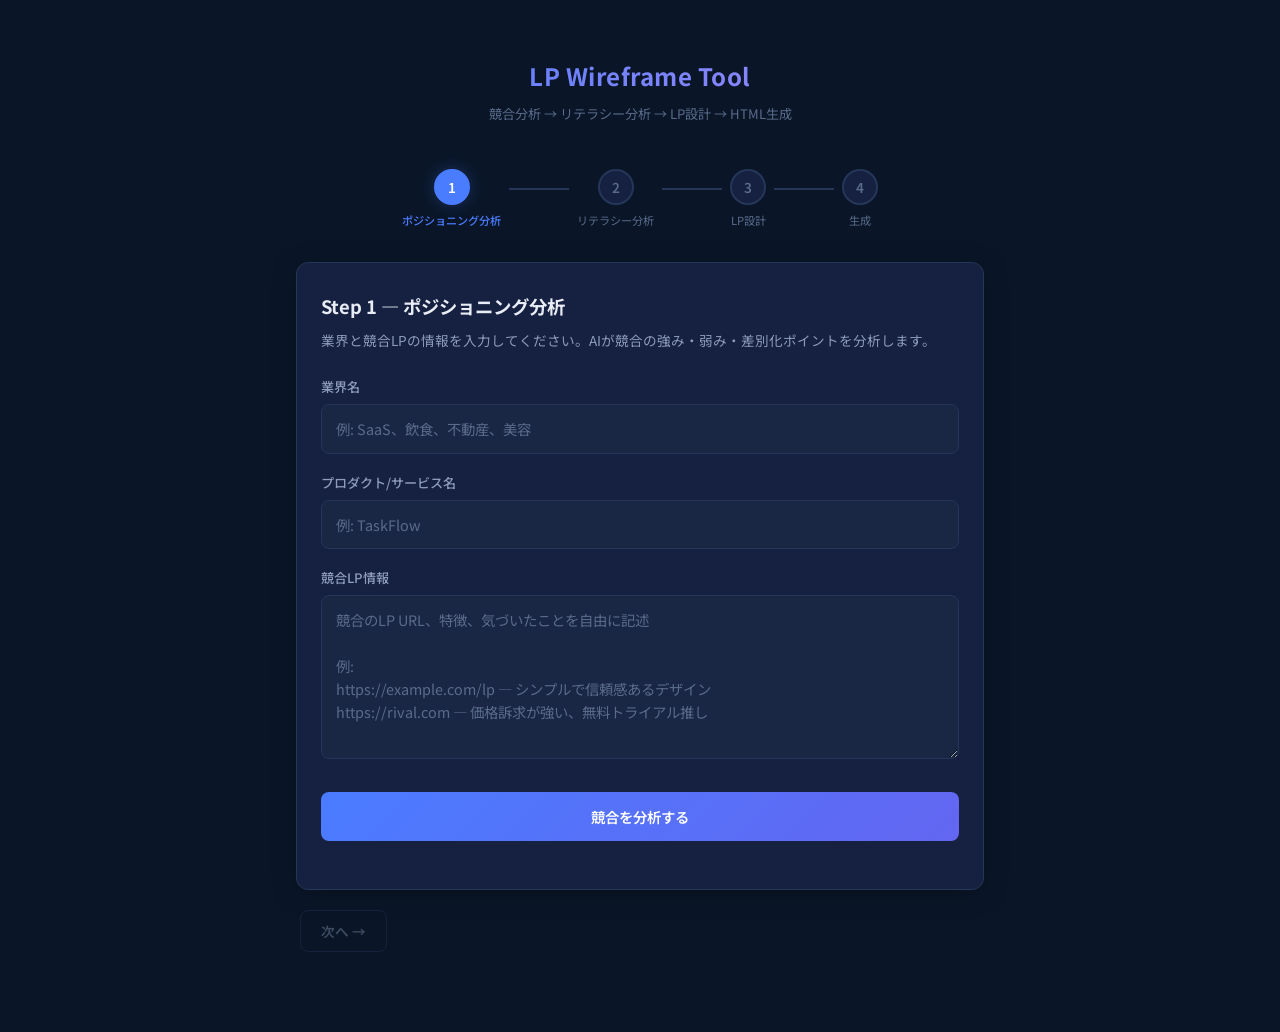
<file: index.html>
<!DOCTYPE html>
<html lang="ja">

<head>
    <meta charset="UTF-8" />
    <meta name="viewport" content="width=device-width, initial-scale=1.0" />
    <title>LP Wireframe Tool</title>
    <link rel="stylesheet" href="styles.css" />
    <link
        href="https://fonts.googleapis.com/css2?family=Inter:wght@400;500;600;700&family=Noto+Sans+JP:wght@400;500;700&display=swap"
        rel="stylesheet" />
</head>

<body>
    <div class="app">
        <!-- Header -->
        <header class="header">
            <h1 class="header__title">LP Wireframe Tool</h1>
            <p class="header__sub">競合分析 → リテラシー分析 → LP設計 → HTML生成</p>
        </header>

        <!-- Progress Steps -->
        <nav class="progress">
            <div class="progress__step active" data-step="1">
                <span class="progress__number">1</span>
                <span class="progress__label">ポジショニング分析</span>
            </div>
            <div class="progress__line"></div>
            <div class="progress__step" data-step="2">
                <span class="progress__number">2</span>
                <span class="progress__label">リテラシー分析</span>
            </div>
            <div class="progress__line"></div>
            <div class="progress__step" data-step="3">
                <span class="progress__number">3</span>
                <span class="progress__label">LP設計</span>
            </div>
            <div class="progress__line"></div>
            <div class="progress__step" data-step="4">
                <span class="progress__number">4</span>
                <span class="progress__label">生成</span>
            </div>
        </nav>

        <!-- Step 1: 競合調査 -->
        <section class="step-panel active" id="step-1">
            <div class="card">
                <h2 class="card__title">Step 1 — ポジショニング分析</h2>
                <p class="card__desc">業界と競合LPの情報を入力してください。AIが競合の強み・弱み・差別化ポイントを分析します。</p>

                <div class="form-group">
                    <label for="industry">業界名</label>
                    <input type="text" id="industry" placeholder="例: SaaS、飲食、不動産、美容" />
                </div>
                <div class="form-group">
                    <label for="serviceName">プロダクト/サービス名</label>
                    <input type="text" id="serviceName" placeholder="例: TaskFlow" />
                </div>
                <div class="form-group">
                    <label for="competitors">競合LP情報</label>
                    <textarea id="competitors" rows="6"
                        placeholder="競合のLP URL、特徴、気づいたことを自由に記述&#10;&#10;例:&#10;https://example.com/lp — シンプルで信頼感あるデザイン&#10;https://rival.com — 価格訴求が強い、無料トライアル推し"></textarea>
                </div>

                <button class="btn btn--primary" id="btn-research">
                    <span class="btn__text">競合を分析する</span>
                    <span class="btn__loading">分析中...</span>
                </button>

                <div class="result-box" id="result-research"></div>
            </div>
        </section>

        <!-- Step 2: リテラシー分析 -->
        <section class="step-panel" id="step-2">
            <div class="card">
                <h2 class="card__title">Step 2 — 業界リテラシー分析</h2>
                <p class="card__desc">ターゲット層の情報を入力してください。ITリテラシー・購買心理・意思決定パターンを分析します。</p>

                <div class="form-group">
                    <label for="targetAudience">ターゲット層</label>
                    <textarea id="targetAudience" rows="3" placeholder="例: 中小企業の経営者・管理職、30〜50代、ITに詳しくない"></textarea>
                </div>
                <div class="form-group">
                    <label for="serviceType">サービスの種類</label>
                    <input type="text" id="serviceType" placeholder="例: SaaS、コンサルティング、ECサイト" />
                </div>

                <button class="btn btn--primary" id="btn-literacy">
                    <span class="btn__text">リテラシーを分析する</span>
                    <span class="btn__loading">分析中...</span>
                </button>

                <div class="result-box" id="result-literacy"></div>
            </div>
        </section>

        <!-- Step 3: LP設計 -->
        <section class="step-panel" id="step-3">
            <div class="card">
                <h2 class="card__title">Step 3 — LP差分分析＆構造設計</h2>
                <p class="card__desc">クライアントの既存LPと競合を比較し、改善ポイントを分析。その上で最適なLP構造を設計します。</p>

                <div class="form-group">
                    <label for="existingLpInfo">クライアントの既存LP情報</label>
                    <textarea id="existingLpInfo" rows="6"
                        placeholder="既存LPのURL、現在のセクション構成、キャッチコピー等を記述&#10;&#10;例:&#10;URL: https://conne.jp&#10;ファーストビュー: 建設業界サポート20年 導入者数10万件&#10;CTA: 無料で試してみる / 資料請求&#10;セクション: 機能一覧、導入事例、料金、FAQ"></textarea>
                </div>
                <div class="form-group">
                    <label for="serviceDescription">サービスの説明</label>
                    <textarea id="serviceDescription" rows="4" placeholder="サービスの特徴、強み、解決する課題を記述"></textarea>
                </div>
                <div class="form-group">
                    <label for="targetAction">期待するユーザーアクション</label>
                    <input type="text" id="targetAction" placeholder="例: 無料トライアル登録、資料請求、問い合わせ" />
                </div>

                <button class="btn btn--primary" id="btn-structure">
                    <span class="btn__text">差分分析＆LP案を生成する</span>
                    <span class="btn__loading">分析・生成中...</span>
                </button>

                <div class="result-box" id="result-structure"></div>
            </div>
        </section>

        <!-- Step 4: 生成 -->
        <section class="step-panel" id="step-4">
            <div class="card">
                <h2 class="card__title">Step 4 — ワイヤーフレーム＆HTMLモック生成</h2>
                <p class="card__desc">LP設計をもとにワイヤーフレームと完成版HTMLモックを生成します。</p>

                <button class="btn btn--primary" id="btn-generate">
                    <span class="btn__text">ワイヤーフレーム＆モックを生成する</span>
                    <span class="btn__loading">生成中（1〜2分）...</span>
                </button>

                <div class="output-preview" id="output-preview" style="display:none;">
                    <h3>生成結果</h3>
                    <div class="preview-tabs">
                        <button class="preview-tab active" data-target="wireframe">ワイヤーフレーム</button>
                        <button class="preview-tab" data-target="mock">HTMLモック</button>
                    </div>
                    <div class="preview-frame-wrap">
                        <iframe id="preview-iframe" class="preview-frame"></iframe>
                    </div>
                    <div class="preview-actions">
                        <a id="link-wireframe" class="btn btn--outline" href="#" target="_blank">ワイヤーフレームを開く</a>
                        <a id="link-mock" class="btn btn--outline" href="#" target="_blank">HTMLモックを開く</a>
                    </div>
                </div>
            </div>
        </section>

        <!-- Navigation -->
        <div class="step-nav">
            <button class="btn btn--ghost" id="btn-prev" style="display:none;">← 前へ</button>
            <button class="btn btn--ghost" id="btn-next" style="display:none;">次へ →</button>
        </div>
    </div>

    <script src="script.js?v=2"></script>
</body>

</html>
</file>
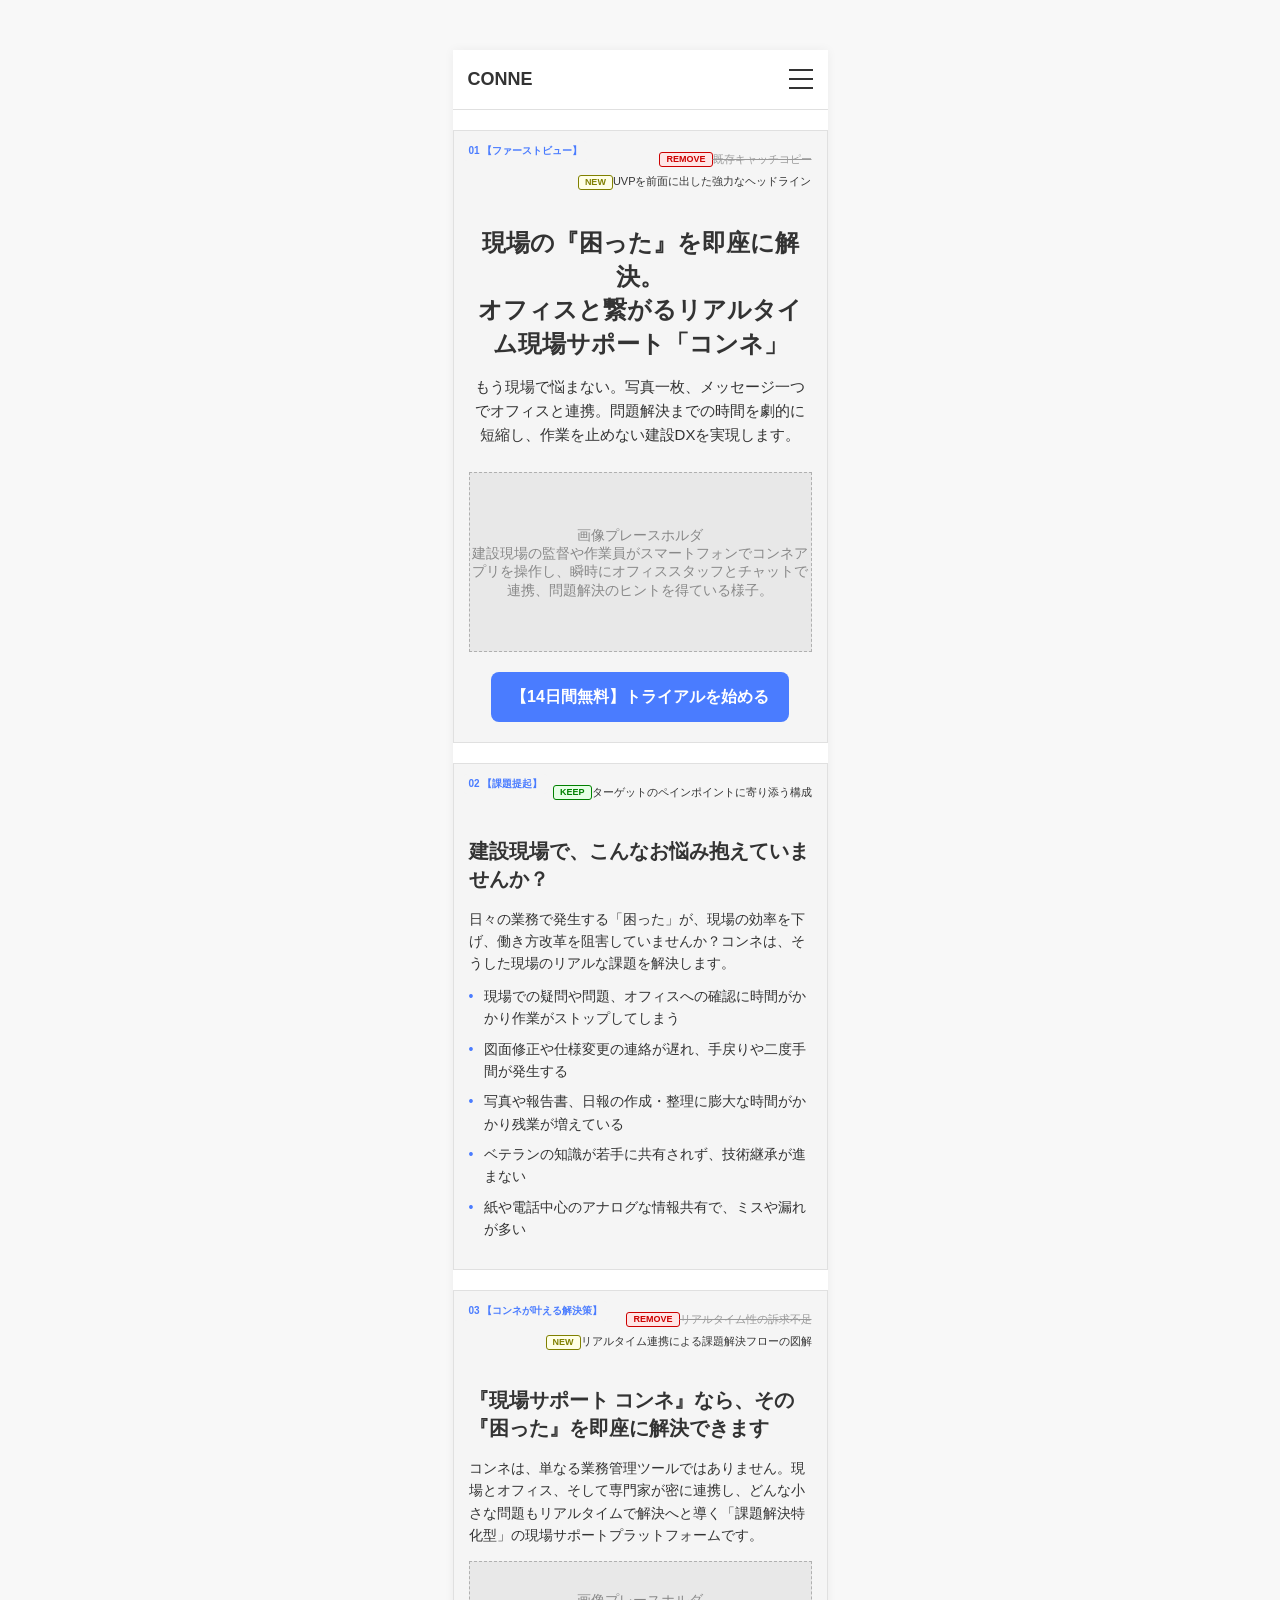
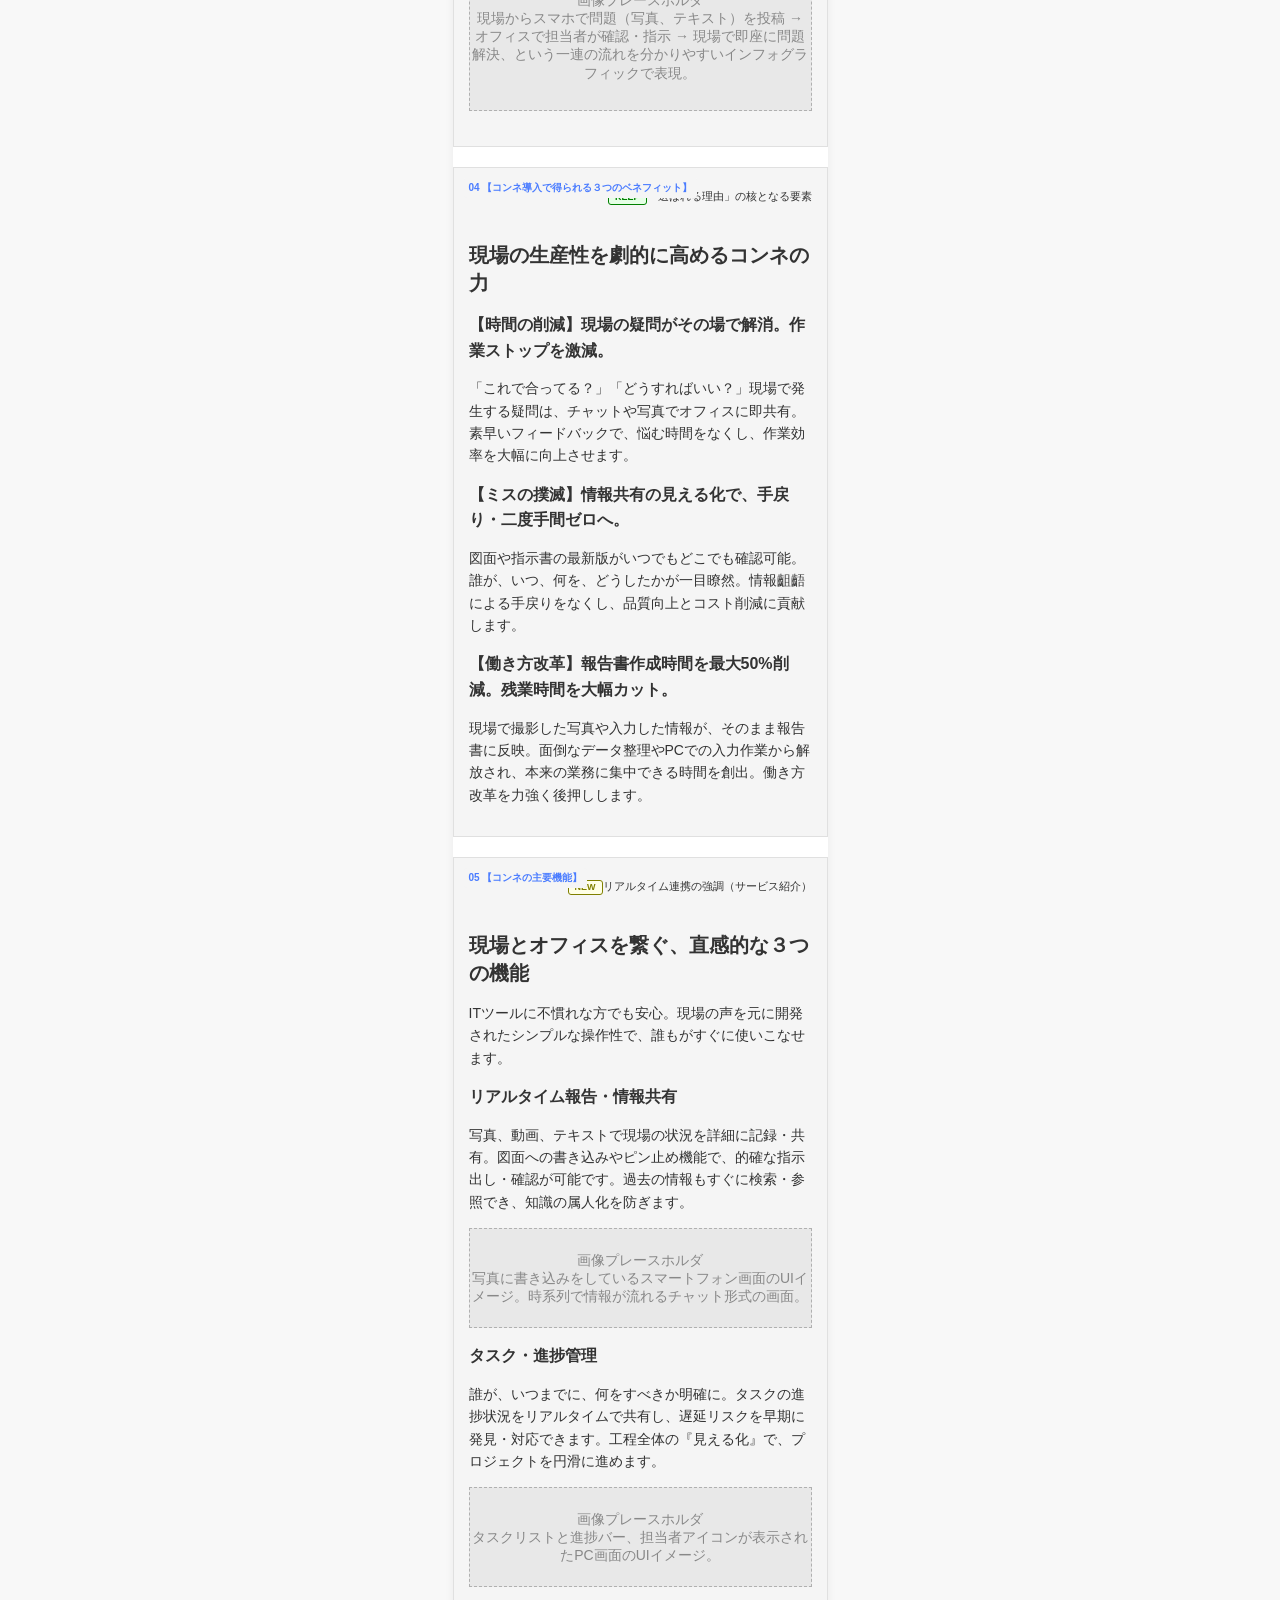
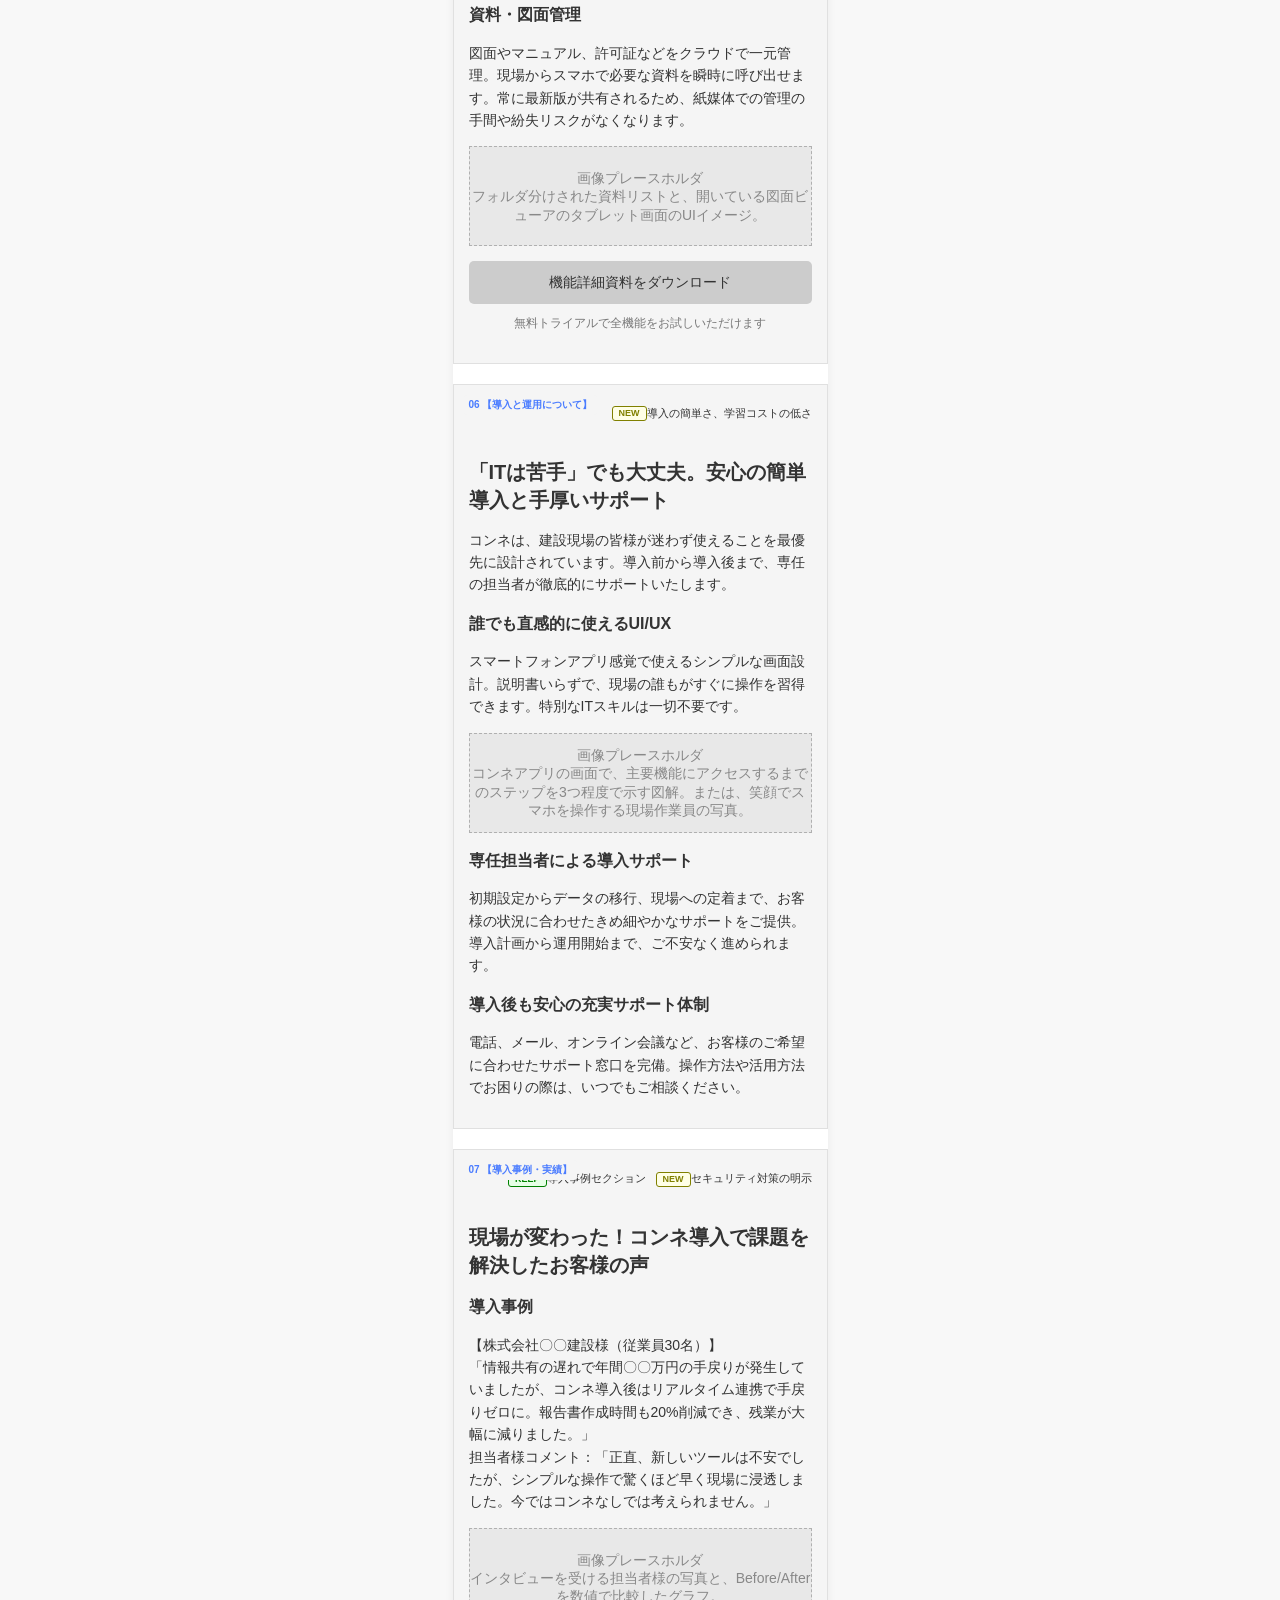
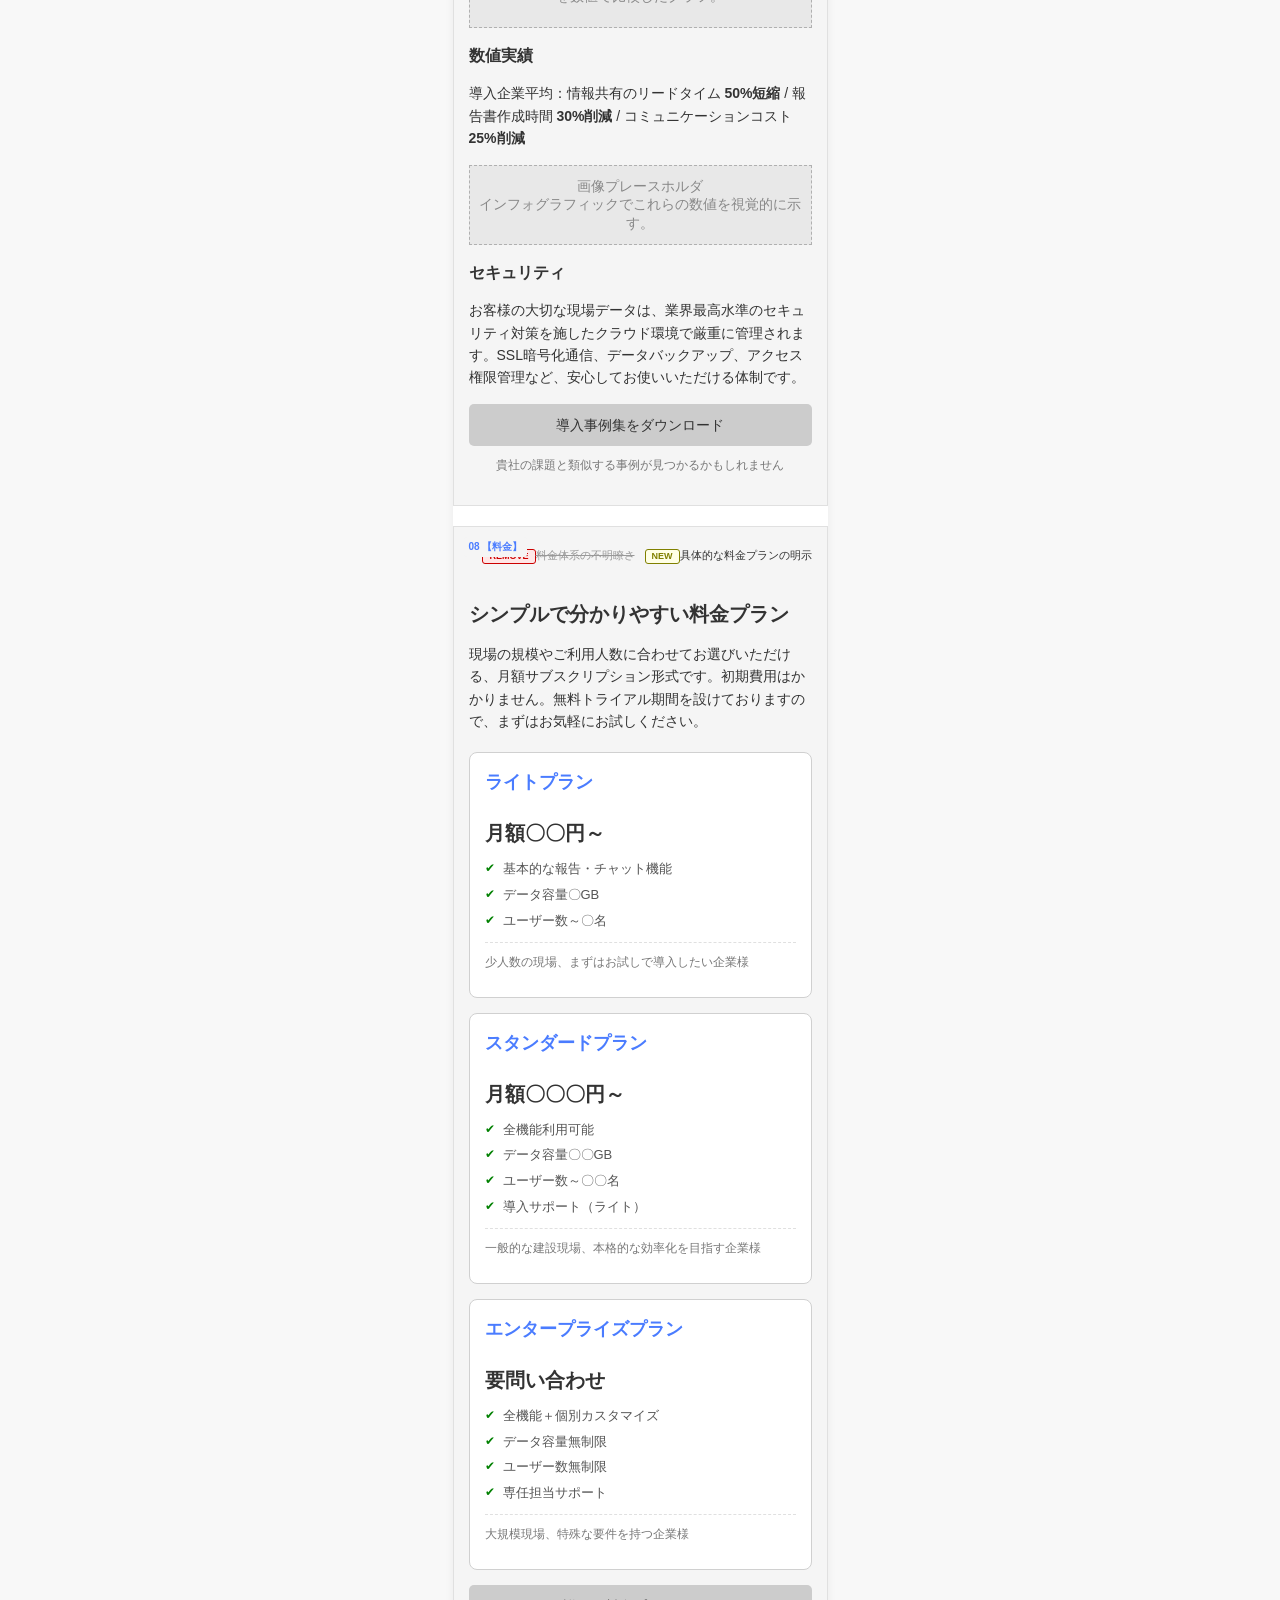
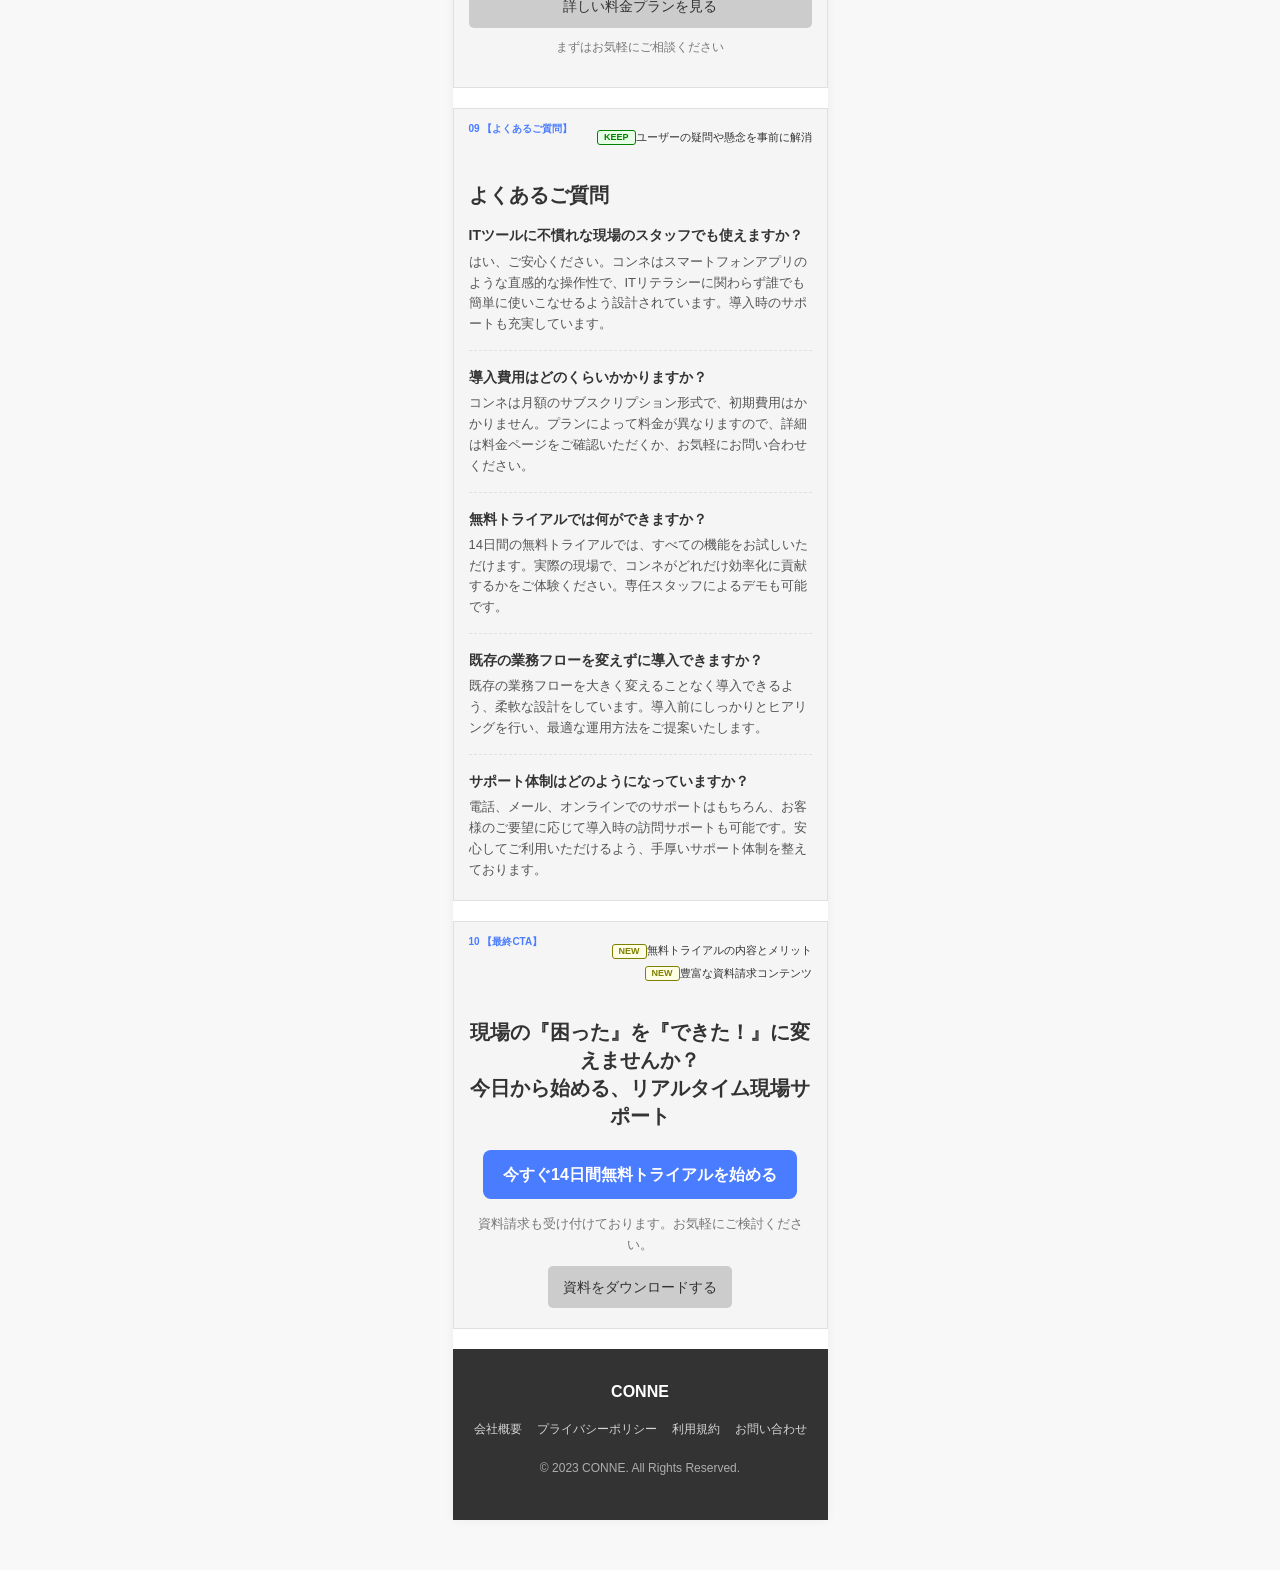
<file: wireframe.html>
<!DOCTYPE html>
<html lang="ja">
<head>
    <meta charset="UTF-8">
    <meta name="viewport" content="width=device-width, initial-scale=1.0">
    <title>コンネLPワイヤーフレーム</title>
    <style>
        body {
            font-family: -apple-system, 'Hiragino Sans', sans-serif;
            margin: 0;
            padding: 0;
            background-color: #F8F8F8; /* Figmaアートボードの外側のグレー余白 */
            display: flex;
            justify-content: center;
            padding: 50px 0; /* 上下の余白 */
        }

        .lp-artboard {
            width: 100%;
            max-width: 375px; /* モバイルファーストの幅 */
            background-color: #FFFFFF;
            box-shadow: 0 0 10px rgba(0, 0, 0, 0.05); /* 軽い影でアートボード感 */
            color: #333333;
            line-height: 1.6;
            box-sizing: border-box;
        }

        /* セクション共通スタイル */
        .section {
            background-color: #F5F5F5;
            border: 1px solid #E0E0E0;
            margin-bottom: 20px;
            padding: 20px 15px;
            position: relative;
            box-sizing: border-box;
        }

        .section-label {
            position: absolute;
            top: 10px;
            left: 10px;
            font-size: 10px;
            color: #4A7CFF;
            font-weight: bold;
            background-color: #F5F5F5;
            padding: 2px 5px;
            border-radius: 3px;
            z-index: 10;
        }

        .section h2 {
            font-size: 20px;
            margin-top: 30px; /* ラベルのスペースを確保 */
            margin-bottom: 15px;
            color: #333333;
            line-height: 1.4;
        }

        .section h3 {
            font-size: 16px;
            margin-top: 15px;
            margin-bottom: 10px;
            color: #333333;
        }

        .section p {
            font-size: 14px;
            margin-bottom: 10px;
            color: #333333;
        }

        .section ul {
            list-style: none;
            padding: 0;
            margin: 0;
        }

        .section ul li {
            font-size: 14px;
            margin-bottom: 8px;
            padding-left: 15px;
            position: relative;
            color: #333333;
        }

        .section ul li::before {
            content: '•';
            color: #4A7CFF;
            position: absolute;
            left: 0;
        }

        /* 画像プレースホルダ */
        .image-placeholder {
            background-color: #E8E8E8;
            border: 1px dashed #B0B0B0;
            display: flex;
            align-items: center;
            justify-content: center;
            color: #888888;
            font-size: 14px;
            text-align: center;
            min-height: 120px;
            margin: 15px 0;
            box-sizing: border-box;
            line-height: 1.3;
        }

        /* ボタン */
        .button {
            display: block;
            background-color: #CCCCCC;
            color: #333333;
            padding: 10px 15px;
            border-radius: 5px;
            text-align: center;
            text-decoration: none;
            font-size: 14px;
            margin-top: 15px;
            box-sizing: border-box;
        }

        /* CTAボタン */
        .cta-button {
            background-color: #4A7CFF;
            color: #FFFFFF;
            font-weight: bold;
            padding: 12px 20px;
            border-radius: 8px;
            font-size: 16px;
            margin-top: 20px;
            box-sizing: border-box;
            display: block;
            text-align: center;
            text-decoration: none;
            width: fit-content; /* 幅をテキストに合わせる */
            margin-left: auto;
            margin-right: auto;
        }

        /* ナビゲーションバー */
        .navbar {
            display: flex;
            justify-content: space-between;
            align-items: center;
            padding: 15px;
            background-color: #FFFFFF; /* LPアートボードと同じ背景色 */
            border-bottom: 1px solid #E0E0E0;
            margin-bottom: 20px;
            box-sizing: border-box;
        }

        .navbar .logo {
            font-weight: bold;
            font-size: 18px;
            color: #333333;
        }

        .navbar .hamburger {
            width: 24px;
            height: 20px;
            display: flex;
            flex-direction: column;
            justify-content: space-between;
            cursor: pointer;
        }

        .navbar .hamburger span {
            display: block;
            width: 100%;
            height: 2px;
            background-color: #333333;
        }

        /* diff_analysisタグ */
        .diff-tag-container {
            display: flex;
            justify-content: flex-end; /* 右寄せ */
            align-items: center;
            flex-wrap: wrap; /* 折り返し */
            margin-bottom: 10px;
            font-size: 11px; /* 補足テキストのフォントサイズ */
        }
        .diff-tag-item {
            display: flex;
            align-items: center;
            margin-left: 10px; /* 各タグ間のスペース */
            margin-bottom: 5px; /* 折り返した時の下のスペース */
        }
        .diff-tag {
            font-size: 9px;
            padding: 2px 6px;
            border-radius: 3px;
            font-weight: bold;
            line-height: 1;
        }

        .diff-tag.keep {
            background-color: #e6ffe6; /* Light Green */
            color: #008000; /* Dark Green */
            border: 1px solid #008000;
        }

        .diff-tag.remove {
            background-color: #ffe6e6; /* Light Red */
            color: #CC0000; /* Dark Red */
            border: 1px solid #CC0000;
        }

        .diff-tag.new {
            background-color: #ffffe6; /* Light Yellow */
            color: #808000; /* Dark Yellow */
            border: 1px solid #808000;
        }

        .remove-content {
            text-decoration: line-through;
            color: #999999;
        }
        
        /* 料金プラン */
        .pricing-plans {
            display: flex;
            flex-direction: column;
            gap: 15px;
            margin-top: 20px;
        }

        .pricing-plan {
            border: 1px solid #D0D0D0;
            border-radius: 8px;
            padding: 15px;
            background-color: #FFFFFF;
        }

        .pricing-plan h3 {
            font-size: 18px;
            margin-top: 0;
            color: #4A7CFF;
        }

        .pricing-plan .price {
            font-size: 20px;
            font-weight: bold;
            margin-bottom: 10px;
            color: #333333;
        }

        .pricing-plan ul {
            list-style: none;
            padding: 0;
            margin-bottom: 10px;
        }

        .pricing-plan ul li {
            font-size: 13px;
            margin-bottom: 5px;
            padding-left: 18px;
            position: relative;
            color: #555555;
        }

        .pricing-plan ul li::before {
            content: '✔';
            color: #008000;
            position: absolute;
            left: 0;
            font-size: 12px;
        }

        .pricing-plan .target {
            font-size: 12px;
            color: #777777;
            margin-top: 10px;
            border-top: 1px dashed #E0E0E0;
            padding-top: 10px;
        }

        /* FAQ */
        .faq-item {
            margin-bottom: 15px;
            padding-bottom: 15px;
            border-bottom: 1px dashed #E0E0E0;
        }

        .faq-item:last-child {
            border-bottom: none;
            margin-bottom: 0;
            padding-bottom: 0;
        }

        .faq-item strong {
            display: block;
            margin-bottom: 5px;
            color: #333333;
            font-size: 14px;
        }

        .faq-item p {
            font-size: 13px;
            color: #555555;
            margin-top: 0;
            margin-bottom: 0;
        }

        /* フッター */
        .footer {
            background-color: #333333;
            color: #FFFFFF;
            padding: 30px 15px;
            text-align: center;
            font-size: 12px;
            box-sizing: border-box;
            margin-top: 20px;
        }

        .footer .logo {
            font-weight: bold;
            font-size: 16px;
            margin-bottom: 15px;
        }

        .footer ul {
            list-style: none;
            padding: 0;
            margin: 0;
            display: flex;
            flex-wrap: wrap;
            justify-content: center;
            gap: 10px 15px;
        }

        .footer ul li a {
            color: #FFFFFF;
            text-decoration: none;
            opacity: 0.8;
        }
        .footer ul li a:hover {
            opacity: 1;
        }
        .footer p {
            margin-top: 20px;
            opacity: 0.6;
        }
    </style>
</head>
<body>
    <div class="lp-artboard">
        <!-- ナビゲーションバー -->
        <div class="navbar">
            <div class="logo">CONNE</div>
            <div class="hamburger">
                <span></span>
                <span></span>
                <span></span>
            </div>
        </div>

        <!-- 01 ファーストビュー -->
        <div class="section" id="section-01">
            <span class="section-label">01 【ファーストビュー】</span>
            <div class="diff-tag-container">
                <div class="diff-tag-item">
                    <span class="diff-tag remove">REMOVE</span> 
                    <span class="remove-content">既存キャッチコピー</span>
                </div>
                <div class="diff-tag-item">
                    <span class="diff-tag new">NEW</span> 
                    <span>UVPを前面に出した強力なヘッドライン</span>
                </div>
            </div>
            <h2 style="font-size: 24px; text-align: center; margin-bottom: 10px;">現場の『困った』を即座に解決。<br>オフィスと繋がるリアルタイム現場サポート「コンネ」</h2>
            <p style="text-align: center; font-size: 15px; margin-bottom: 25px;">もう現場で悩まない。写真一枚、メッセージ一つでオフィスと連携。問題解決までの時間を劇的に短縮し、作業を止めない建設DXを実現します。</p>
            <div class="image-placeholder" style="min-height: 180px;">
                画像プレースホルダ<br>
                建設現場の監督や作業員がスマートフォンでコンネアプリを操作し、瞬時にオフィススタッフとチャットで連携、問題解決のヒントを得ている様子。
            </div>
            <a href="#" class="cta-button">【14日間無料】トライアルを始める</a>
        </div>

        <!-- 02 課題提起 -->
        <div class="section" id="section-02">
            <span class="section-label">02 【課題提起】</span>
            <div class="diff-tag-container">
                <div class="diff-tag-item">
                    <span class="diff-tag keep">KEEP</span> 
                    <span>ターゲットのペインポイントに寄り添う構成</span>
                </div>
            </div>
            <h2>建設現場で、こんなお悩み抱えていませんか？</h2>
            <p>日々の業務で発生する「困った」が、現場の効率を下げ、働き方改革を阻害していませんか？コンネは、そうした現場のリアルな課題を解決します。</p>
            <ul>
                <li>現場での疑問や問題、オフィスへの確認に時間がかかり作業がストップしてしまう</li>
                <li>図面修正や仕様変更の連絡が遅れ、手戻りや二度手間が発生する</li>
                <li>写真や報告書、日報の作成・整理に膨大な時間がかかり残業が増えている</li>
                <li>ベテランの知識が若手に共有されず、技術継承が進まない</li>
                <li>紙や電話中心のアナログな情報共有で、ミスや漏れが多い</li>
            </ul>
        </div>

        <!-- 03 コンネが叶える解決策 -->
        <div class="section" id="section-03">
            <span class="section-label">03 【コンネが叶える解決策】</span>
            <div class="diff-tag-container">
                <div class="diff-tag-item">
                    <span class="diff-tag remove">REMOVE</span> 
                    <span class="remove-content">リアルタイム性の訴求不足</span>
                </div>
                <div class="diff-tag-item">
                    <span class="diff-tag new">NEW</span> 
                    <span>リアルタイム連携による課題解決フローの図解</span>
                </div>
            </div>
            <h2>『現場サポート コンネ』なら、その『困った』を即座に解決できます</h2>
            <p>コンネは、単なる業務管理ツールではありません。現場とオフィス、そして専門家が密に連携し、どんな小さな問題もリアルタイムで解決へと導く「課題解決特化型」の現場サポートプラットフォームです。</p>
            <div class="image-placeholder" style="min-height: 150px;">
                画像プレースホルダ<br>
                現場からスマホで問題（写真、テキスト）を投稿 → オフィスで担当者が確認・指示 → 現場で即座に問題解決、という一連の流れを分かりやすいインフォグラフィックで表現。
            </div>
        </div>

        <!-- 04 コンネ導入で得られる３つのベネフィット -->
        <div class="section" id="section-04">
            <span class="section-label">04 【コンネ導入で得られる３つのベネフィット】</span>
            <div class="diff-tag-container">
                <div class="diff-tag-item">
                    <span class="diff-tag keep">KEEP</span> 
                    <span>「選ばれる理由」の核となる要素</span>
                </div>
            </div>
            <h2>現場の生産性を劇的に高めるコンネの力</h2>
            <div>
                <h3>【時間の削減】現場の疑問がその場で解消。作業ストップを激減。</h3>
                <p>「これで合ってる？」「どうすればいい？」現場で発生する疑問は、チャットや写真でオフィスに即共有。素早いフィードバックで、悩む時間をなくし、作業効率を大幅に向上させます。</p>
            </div>
            <div>
                <h3>【ミスの撲滅】情報共有の見える化で、手戻り・二度手間ゼロへ。</h3>
                <p>図面や指示書の最新版がいつでもどこでも確認可能。誰が、いつ、何を、どうしたかが一目瞭然。情報齟齬による手戻りをなくし、品質向上とコスト削減に貢献します。</p>
            </div>
            <div>
                <h3>【働き方改革】報告書作成時間を最大50%削減。残業時間を大幅カット。</h3>
                <p>現場で撮影した写真や入力した情報が、そのまま報告書に反映。面倒なデータ整理やPCでの入力作業から解放され、本来の業務に集中できる時間を創出。働き方改革を力強く後押しします。</p>
            </div>
        </div>

        <!-- 05 コンネの主要機能 -->
        <div class="section" id="section-05">
            <span class="section-label">05 【コンネの主要機能】</span>
            <div class="diff-tag-container">
                <div class="diff-tag-item">
                    <span class="diff-tag new">NEW</span> 
                    <span>リアルタイム連携の強調（サービス紹介）</span>
                </div>
            </div>
            <h2>現場とオフィスを繋ぐ、直感的な３つの機能</h2>
            <p>ITツールに不慣れな方でも安心。現場の声を元に開発されたシンプルな操作性で、誰もがすぐに使いこなせます。</p>
            <div>
                <h3>リアルタイム報告・情報共有</h3>
                <p>写真、動画、テキストで現場の状況を詳細に記録・共有。図面への書き込みやピン止め機能で、的確な指示出し・確認が可能です。過去の情報もすぐに検索・参照でき、知識の属人化を防ぎます。</p>
                <div class="image-placeholder" style="min-height: 100px;">
                    画像プレースホルダ<br>
                    写真に書き込みをしているスマートフォン画面のUIイメージ。時系列で情報が流れるチャット形式の画面。
                </div>
            </div>
            <div>
                <h3>タスク・進捗管理</h3>
                <p>誰が、いつまでに、何をすべきか明確に。タスクの進捗状況をリアルタイムで共有し、遅延リスクを早期に発見・対応できます。工程全体の『見える化』で、プロジェクトを円滑に進めます。</p>
                <div class="image-placeholder" style="min-height: 100px;">
                    画像プレースホルダ<br>
                    タスクリストと進捗バー、担当者アイコンが表示されたPC画面のUIイメージ。
                </div>
            </div>
            <div>
                <h3>資料・図面管理</h3>
                <p>図面やマニュアル、許可証などをクラウドで一元管理。現場からスマホで必要な資料を瞬時に呼び出せます。常に最新版が共有されるため、紙媒体での管理の手間や紛失リスクがなくなります。</p>
                <div class="image-placeholder" style="min-height: 100px;">
                    画像プレースホルダ<br>
                    フォルダ分けされた資料リストと、開いている図面ビューアのタブレット画面のUIイメージ。
                </div>
            </div>
            <a href="#" class="button">機能詳細資料をダウンロード</a>
            <p style="text-align: center; font-size: 12px; color: #777777; margin-top: 10px;">無料トライアルで全機能をお試しいただけます</p>
        </div>

        <!-- 06 導入と運用について -->
        <div class="section" id="section-06">
            <span class="section-label">06 【導入と運用について】</span>
            <div class="diff-tag-container">
                <div class="diff-tag-item">
                    <span class="diff-tag new">NEW</span> 
                    <span>導入の簡単さ、学習コストの低さ</span>
                </div>
            </div>
            <h2>「ITは苦手」でも大丈夫。安心の簡単導入と手厚いサポート</h2>
            <p>コンネは、建設現場の皆様が迷わず使えることを最優先に設計されています。導入前から導入後まで、専任の担当者が徹底的にサポートいたします。</p>
            <div>
                <h3>誰でも直感的に使えるUI/UX</h3>
                <p>スマートフォンアプリ感覚で使えるシンプルな画面設計。説明書いらずで、現場の誰もがすぐに操作を習得できます。特別なITスキルは一切不要です。</p>
                <div class="image-placeholder" style="min-height: 100px;">
                    画像プレースホルダ<br>
                    コンネアプリの画面で、主要機能にアクセスするまでのステップを3つ程度で示す図解。または、笑顔でスマホを操作する現場作業員の写真。
                </div>
            </div>
            <div>
                <h3>専任担当者による導入サポート</h3>
                <p>初期設定からデータの移行、現場への定着まで、お客様の状況に合わせたきめ細やかなサポートをご提供。導入計画から運用開始まで、ご不安なく進められます。</p>
            </div>
            <div>
                <h3>導入後も安心の充実サポート体制</h3>
                <p>電話、メール、オンライン会議など、お客様のご希望に合わせたサポート窓口を完備。操作方法や活用方法でお困りの際は、いつでもご相談ください。</p>
            </div>
        </div>

        <!-- 07 導入事例・実績 -->
        <div class="section" id="section-07">
            <span class="section-label">07 【導入事例・実績】</span>
            <div class="diff-tag-container">
                <div class="diff-tag-item">
                    <span class="diff-tag keep">KEEP</span> 
                    <span>導入事例セクション</span>
                </div>
                <div class="diff-tag-item">
                    <span class="diff-tag new">NEW</span> 
                    <span>セキュリティ対策の明示</span>
                </div>
            </div>
            <h2>現場が変わった！コンネ導入で課題を解決したお客様の声</h2>
            <div>
                <h3>導入事例</h3>
                <p>【株式会社〇〇建設様（従業員30名）】<br>「情報共有の遅れで年間〇〇万円の手戻りが発生していましたが、コンネ導入後はリアルタイム連携で手戻りゼロに。報告書作成時間も20%削減でき、残業が大幅に減りました。」<br>担当者様コメント：「正直、新しいツールは不安でしたが、シンプルな操作で驚くほど早く現場に浸透しました。今ではコンネなしでは考えられません。」</p>
                <div class="image-placeholder" style="min-height: 100px;">
                    画像プレースホルダ<br>
                    インタビューを受ける担当者様の写真と、Before/Afterを数値で比較したグラフ。
                </div>
            </div>
            <div>
                <h3>数値実績</h3>
                <p>導入企業平均：情報共有のリードタイム <strong>50%短縮</strong> / 報告書作成時間 <strong>30%削減</strong> / コミュニケーションコスト <strong>25%削減</strong></p>
                <div class="image-placeholder" style="min-height: 80px;">
                    画像プレースホルダ<br>
                    インフォグラフィックでこれらの数値を視覚的に示す。
                </div>
            </div>
            <div>
                <h3>セキュリティ</h3>
                <p>お客様の大切な現場データは、業界最高水準のセキュリティ対策を施したクラウド環境で厳重に管理されます。SSL暗号化通信、データバックアップ、アクセス権限管理など、安心してお使いいただける体制です。</p>
            </div>
            <a href="#" class="button">導入事例集をダウンロード</a>
            <p style="text-align: center; font-size: 12px; color: #777777; margin-top: 10px;">貴社の課題と類似する事例が見つかるかもしれません</p>
        </div>

        <!-- 08 料金 -->
        <div class="section" id="section-08">
            <span class="section-label">08 【料金】</span>
            <div class="diff-tag-container">
                <div class="diff-tag-item">
                    <span class="diff-tag remove">REMOVE</span> 
                    <span class="remove-content">料金体系の不明瞭さ</span>
                </div>
                <div class="diff-tag-item">
                    <span class="diff-tag new">NEW</span> 
                    <span>具体的な料金プランの明示</span>
                </div>
            </div>
            <h2>シンプルで分かりやすい料金プラン</h2>
            <p>現場の規模やご利用人数に合わせてお選びいただける、月額サブスクリプション形式です。初期費用はかかりません。無料トライアル期間を設けておりますので、まずはお気軽にお試しください。</p>
            <div class="pricing-plans">
                <div class="pricing-plan">
                    <h3>ライトプラン</h3>
                    <p class="price">月額〇〇円～</p>
                    <ul>
                        <li>基本的な報告・チャット機能</li>
                        <li>データ容量〇GB</li>
                        <li>ユーザー数～〇名</li>
                    </ul>
                    <p class="target">少人数の現場、まずはお試しで導入したい企業様</p>
                </div>
                <div class="pricing-plan">
                    <h3>スタンダードプラン</h3>
                    <p class="price">月額〇〇〇円～</p>
                    <ul>
                        <li>全機能利用可能</li>
                        <li>データ容量〇〇GB</li>
                        <li>ユーザー数～〇〇名</li>
                        <li>導入サポート（ライト）</li>
                    </ul>
                    <p class="target">一般的な建設現場、本格的な効率化を目指す企業様</p>
                </div>
                <div class="pricing-plan">
                    <h3>エンタープライズプラン</h3>
                    <p class="price">要問い合わせ</p>
                    <ul>
                        <li>全機能＋個別カスタマイズ</li>
                        <li>データ容量無制限</li>
                        <li>ユーザー数無制限</li>
                        <li>専任担当サポート</li>
                    </ul>
                    <p class="target">大規模現場、特殊な要件を持つ企業様</p>
                </div>
            </div>
            <a href="#" class="button">詳しい料金プランを見る</a>
            <p style="text-align: center; font-size: 12px; color: #777777; margin-top: 10px;">まずはお気軽にご相談ください</p>
        </div>

        <!-- 09 よくあるご質問 -->
        <div class="section" id="section-09">
            <span class="section-label">09 【よくあるご質問】</span>
            <div class="diff-tag-container">
                <div class="diff-tag-item">
                    <span class="diff-tag keep">KEEP</span> 
                    <span>ユーザーの疑問や懸念を事前に解消</span>
                </div>
            </div>
            <h2>よくあるご質問</h2>
            <div class="faq-item">
                <strong>ITツールに不慣れな現場のスタッフでも使えますか？</strong>
                <p>はい、ご安心ください。コンネはスマートフォンアプリのような直感的な操作性で、ITリテラシーに関わらず誰でも簡単に使いこなせるよう設計されています。導入時のサポートも充実しています。</p>
            </div>
            <div class="faq-item">
                <strong>導入費用はどのくらいかかりますか？</strong>
                <p>コンネは月額のサブスクリプション形式で、初期費用はかかりません。プランによって料金が異なりますので、詳細は料金ページをご確認いただくか、お気軽にお問い合わせください。</p>
            </div>
            <div class="faq-item">
                <strong>無料トライアルでは何ができますか？</strong>
                <p>14日間の無料トライアルでは、すべての機能をお試しいただけます。実際の現場で、コンネがどれだけ効率化に貢献するかをご体験ください。専任スタッフによるデモも可能です。</p>
            </div>
            <div class="faq-item">
                <strong>既存の業務フローを変えずに導入できますか？</strong>
                <p>既存の業務フローを大きく変えることなく導入できるよう、柔軟な設計をしています。導入前にしっかりとヒアリングを行い、最適な運用方法をご提案いたします。</p>
            </div>
            <div class="faq-item">
                <strong>サポート体制はどのようになっていますか？</strong>
                <p>電話、メール、オンラインでのサポートはもちろん、お客様のご要望に応じて導入時の訪問サポートも可能です。安心してご利用いただけるよう、手厚いサポート体制を整えております。</p>
            </div>
        </div>

        <!-- 10 最終CTA -->
        <div class="section" id="section-10" style="text-align: center;">
            <span class="section-label">10 【最終CTA】</span>
            <div class="diff-tag-container">
                <div class="diff-tag-item">
                    <span class="diff-tag new">NEW</span> 
                    <span>無料トライアルの内容とメリット</span>
                </div>
                <div class="diff-tag-item">
                    <span class="diff-tag new">NEW</span> 
                    <span>豊富な資料請求コンテンツ</span>
                </div>
            </div>
            <h2 style="font-size: 20px;">現場の『困った』を『できた！』に変えませんか？<br>今日から始める、リアルタイム現場サポート</h2>
            <a href="#" class="cta-button">今すぐ14日間無料トライアルを始める</a>
            <p style="font-size: 13px; color: #777777; margin-top: 15px;">資料請求も受け付けております。お気軽にご検討ください。</p>
            <a href="#" class="button" style="width: fit-content; margin-left: auto; margin-right: auto; margin-top: 10px;">資料をダウンロードする</a>
        </div>

        <!-- フッター -->
        <div class="footer">
            <div class="logo">CONNE</div>
            <ul>
                <li><a href="#">会社概要</a></li>
                <li><a href="#">プライバシーポリシー</a></li>
                <li><a href="#">利用規約</a></li>
                <li><a href="#">お問い合わせ</a></li>
            </ul>
            <p>&copy; 2023 CONNE. All Rights Reserved.</p>
        </div>
    </div>
</body>
</html>
</file>
<file: styles.css>
/* ========================
   LP Wireframe Tool — Styles
   ======================== */

:root {
    --bg-primary: #0a1628;
    --bg-secondary: #111d33;
    --bg-card: #162040;
    --bg-input: #1a2744;
    --border: #253659;
    --border-focus: #4a7cff;
    --text-primary: #e8ecf4;
    --text-secondary: #8e9bba;
    --text-muted: #5a6b8a;
    --accent: #4a7cff;
    --accent-hover: #5d8cff;
    --accent-glow: rgba(74, 124, 255, 0.25);
    --success: #34d399;
    --success-bg: rgba(52, 211, 153, 0.1);
    --error: #f87171;
    --error-bg: rgba(248, 113, 113, 0.1);
    --radius: 12px;
    --radius-sm: 8px;
    --shadow: 0 4px 24px rgba(0, 0, 0, 0.3);
    --transition: 0.25s cubic-bezier(0.4, 0, 0.2, 1);
}

* {
    margin: 0;
    padding: 0;
    box-sizing: border-box;
}

body {
    font-family: 'Noto Sans JP', 'Inter', sans-serif;
    background: var(--bg-primary);
    color: var(--text-primary);
    min-height: 100vh;
    line-height: 1.7;
    -webkit-font-smoothing: antialiased;
}

.app {
    max-width: 720px;
    margin: 0 auto;
    padding: 24px 16px 80px;
}

/* Header */
.header {
    text-align: center;
    padding: 32px 0 24px;
}

.header__title {
    font-size: 1.5rem;
    font-weight: 700;
    letter-spacing: 0.02em;
    background: linear-gradient(135deg, #4a7cff 0%, #a78bfa 100%);
    -webkit-background-clip: text;
    -webkit-text-fill-color: transparent;
    background-clip: text;
}

.header__sub {
    font-size: 0.82rem;
    color: var(--text-muted);
    margin-top: 6px;
}

/* Progress Steps */
.progress {
    display: flex;
    align-items: center;
    justify-content: center;
    gap: 0;
    padding: 20px 0 32px;
}

.progress__step {
    display: flex;
    flex-direction: column;
    align-items: center;
    gap: 6px;
    cursor: pointer;
    transition: var(--transition);
}

.progress__number {
    width: 36px;
    height: 36px;
    border-radius: 50%;
    display: flex;
    align-items: center;
    justify-content: center;
    font-size: 0.85rem;
    font-weight: 600;
    background: var(--bg-card);
    border: 2px solid var(--border);
    color: var(--text-muted);
    transition: var(--transition);
}

.progress__step.active .progress__number {
    background: var(--accent);
    border-color: var(--accent);
    color: #fff;
    box-shadow: 0 0 16px var(--accent-glow);
}

.progress__step.done .progress__number {
    background: var(--success);
    border-color: var(--success);
    color: #fff;
}

.progress__label {
    font-size: 0.7rem;
    color: var(--text-muted);
    white-space: nowrap;
    transition: var(--transition);
}

.progress__step.active .progress__label {
    color: var(--accent);
    font-weight: 500;
}

.progress__step.done .progress__label {
    color: var(--success);
}

.progress__line {
    flex: 1;
    height: 2px;
    background: var(--border);
    margin: 0 8px;
    margin-bottom: 22px;
    max-width: 60px;
    transition: var(--transition);
}

.progress__line.done {
    background: var(--success);
}

/* Card */
.card {
    background: var(--bg-card);
    border: 1px solid var(--border);
    border-radius: var(--radius);
    padding: 28px 24px;
    box-shadow: var(--shadow);
}

.card__title {
    font-size: 1.15rem;
    font-weight: 700;
    margin-bottom: 8px;
}

.card__desc {
    font-size: 0.85rem;
    color: var(--text-secondary);
    margin-bottom: 24px;
    line-height: 1.6;
}

/* Form */
.form-group {
    margin-bottom: 18px;
}

.form-group label {
    display: block;
    font-size: 0.82rem;
    font-weight: 500;
    color: var(--text-secondary);
    margin-bottom: 6px;
}

.form-group input,
.form-group textarea {
    width: 100%;
    padding: 12px 14px;
    background: var(--bg-input);
    border: 1px solid var(--border);
    border-radius: var(--radius-sm);
    color: var(--text-primary);
    font-size: 0.9rem;
    font-family: inherit;
    line-height: 1.6;
    transition: var(--transition);
    resize: vertical;
}

.form-group input::placeholder,
.form-group textarea::placeholder {
    color: var(--text-muted);
}

.form-group input:focus,
.form-group textarea:focus {
    outline: none;
    border-color: var(--border-focus);
    box-shadow: 0 0 0 3px var(--accent-glow);
}

/* Buttons */
.btn {
    display: inline-flex;
    align-items: center;
    justify-content: center;
    gap: 8px;
    padding: 12px 24px;
    border: none;
    border-radius: var(--radius-sm);
    font-family: inherit;
    font-size: 0.9rem;
    font-weight: 600;
    cursor: pointer;
    transition: var(--transition);
    text-decoration: none;
}

.btn--primary {
    width: 100%;
    background: linear-gradient(135deg, #4a7cff, #6366f1);
    color: #fff;
    padding: 14px 24px;
    margin-top: 8px;
}

.btn--primary:hover {
    background: linear-gradient(135deg, #5d8cff, #7c7ff5);
    transform: translateY(-1px);
    box-shadow: 0 4px 20px var(--accent-glow);
}

.btn--primary:active {
    transform: translateY(0);
}

.btn--primary.loading {
    opacity: 0.7;
    cursor: not-allowed;
    pointer-events: none;
}

.btn--primary .btn__loading {
    display: none;
}

.btn--primary.loading .btn__text {
    display: none;
}

.btn--primary.loading .btn__loading {
    display: inline-flex;
    align-items: center;
    gap: 8px;
}

.btn--primary.loading .btn__loading::before {
    content: "";
    width: 16px;
    height: 16px;
    border: 2px solid rgba(255, 255, 255, 0.3);
    border-top-color: #fff;
    border-radius: 50%;
    animation: spin 0.8s linear infinite;
}

@keyframes spin {
    to { transform: rotate(360deg); }
}

.btn--outline {
    background: transparent;
    border: 1px solid var(--border);
    color: var(--text-primary);
    padding: 10px 18px;
    font-size: 0.82rem;
}

.btn--outline:hover {
    border-color: var(--accent);
    color: var(--accent);
    background: rgba(74, 124, 255, 0.05);
}

.btn--ghost {
    background: transparent;
    border: 1px solid var(--border);
    color: var(--text-secondary);
    padding: 10px 20px;
    font-size: 0.85rem;
}

.btn--ghost:hover {
    border-color: var(--text-secondary);
    color: var(--text-primary);
}

/* Step panels */
.step-panel {
    display: none;
    animation: fadeIn 0.4s ease;
}

.step-panel.active {
    display: block;
}

@keyframes fadeIn {
    from { opacity: 0; transform: translateY(12px); }
    to { opacity: 1; transform: translateY(0); }
}

/* Step navigation */
.step-nav {
    display: flex;
    justify-content: space-between;
    margin-top: 20px;
    padding: 0 4px;
}

/* Result box */
.result-box {
    margin-top: 20px;
    padding: 0;
    max-height: 0;
    overflow: hidden;
    transition: max-height 0.4s ease, padding 0.4s ease;
}

.result-box.show {
    max-height: 2000px;
    padding: 16px;
    background: var(--bg-secondary);
    border-radius: var(--radius-sm);
    border: 1px solid var(--border);
}

.result-box h4 {
    font-size: 0.85rem;
    font-weight: 600;
    color: var(--accent);
    margin-bottom: 8px;
}

.result-box p,
.result-box li {
    font-size: 0.82rem;
    color: var(--text-secondary);
    line-height: 1.7;
}

.result-box ul {
    list-style: none;
    padding-left: 0;
}

.result-box ul li::before {
    content: "•";
    color: var(--accent);
    margin-right: 8px;
}

.result-section {
    margin-bottom: 16px;
}

.result-section:last-child {
    margin-bottom: 0;
}

.result-box .success-badge {
    display: inline-flex;
    align-items: center;
    gap: 6px;
    padding: 4px 12px;
    background: var(--success-bg);
    color: var(--success);
    border-radius: 20px;
    font-size: 0.78rem;
    font-weight: 500;
    margin-bottom: 12px;
}

.result-box .error-badge {
    display: inline-flex;
    align-items: center;
    gap: 6px;
    padding: 4px 12px;
    background: var(--error-bg);
    color: var(--error);
    border-radius: 20px;
    font-size: 0.78rem;
    font-weight: 500;
}

/* Preview */
.output-preview h3 {
    font-size: 1rem;
    margin-bottom: 16px;
    margin-top: 24px;
}

.preview-tabs {
    display: flex;
    gap: 8px;
    margin-bottom: 12px;
}

.preview-tab {
    padding: 8px 16px;
    background: var(--bg-input);
    border: 1px solid var(--border);
    border-radius: var(--radius-sm);
    color: var(--text-secondary);
    font-family: inherit;
    font-size: 0.82rem;
    cursor: pointer;
    transition: var(--transition);
}

.preview-tab.active {
    background: var(--accent);
    border-color: var(--accent);
    color: #fff;
}

.preview-frame-wrap {
    border-radius: var(--radius-sm);
    overflow: hidden;
    border: 1px solid var(--border);
    margin-bottom: 16px;
}

.preview-frame {
    width: 100%;
    height: 500px;
    border: none;
    background: #fff;
}

.preview-actions {
    display: flex;
    gap: 12px;
}

/* Responsive */
@media (max-width: 480px) {
    .app {
        padding: 16px 12px 60px;
    }

    .header__title {
        font-size: 1.25rem;
    }

    .card {
        padding: 20px 16px;
    }

    .progress__label {
        font-size: 0.6rem;
    }

    .progress__number {
        width: 30px;
        height: 30px;
        font-size: 0.75rem;
    }

    .preview-actions {
        flex-direction: column;
    }
}
</file>
